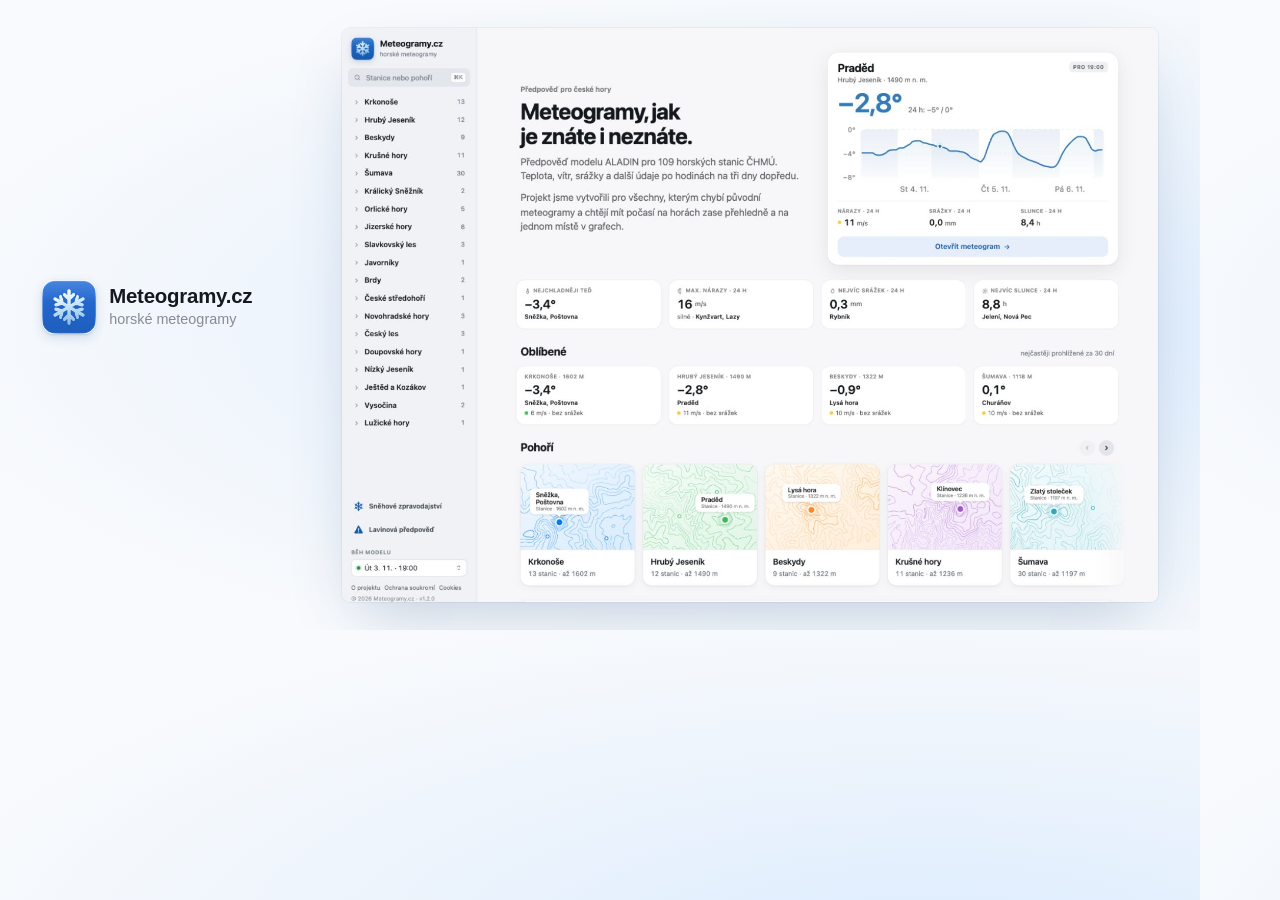
<file: design/og-card.html>
<!doctype html>
<html lang="cs">
<meta charset="utf-8">
<title>Meteogramy.cz — OG karta</title>
<style>
* { box-sizing: border-box; }
html,body { margin:0; width:1200px; height:630px; overflow:hidden; }
body { font-family:-apple-system,BlinkMacSystemFont,"Segoe UI",sans-serif; color:#15191f;
  background:radial-gradient(ellipse at 78% 52%,#dcecff 0%,#edf4fc 44%,#f8fafd 78%); }
.logo { position:absolute; left:42px; top:280px; display:flex; align-items:center; gap:13.2px; }
.gl { position:relative; display:block; border-radius:22.75%;
  box-shadow:0 1px 2px rgba(16,60,120,.16),0 4px 12px rgba(16,60,120,.14); }
.gl img { display:block; width:54px; height:54px; border-radius:inherit; }
.gl::after { content:""; position:absolute; inset:0; border-radius:inherit; pointer-events:none;
  background:linear-gradient(180deg,rgba(255,255,255,.16),rgba(255,255,255,0) 42%);
  box-shadow:inset 0 0 0 .5px rgba(255,255,255,.4),inset 0 1.5px 1px -.5px rgba(255,255,255,.85),inset 1px 0 1px -.5px rgba(255,255,255,.35),inset 0 -1px 1px -.5px rgba(255,255,255,.45); }
.bn { font-weight:700; font-size:20.4px; letter-spacing:-.01em; line-height:1.15; white-space:nowrap; }
.tag { font-size:14.4px; color:#858c96; line-height:1.3; margin-top:1.2px; }
.card { position:absolute; left:342px; top:28px; width:816px; height:574px; border-radius:8px;
  overflow:hidden; background:#f8f8fa; box-shadow:0 26px 60px -18px rgba(40,77,125,.26),0 0 0 1px rgba(34,67,110,.055); }
.card img { display:block; width:816px; height:581.4px; }
.card iframe { display:block; width:1600px; height:1125px; border:0; transform:scale(.51); transform-origin:0 0; pointer-events:none; }
.canvas { position:relative; width:1200px; height:630px; }
@media (min-width:2000px) {
  html,body { width:2400px; height:1260px; }
  .canvas { transform:scale(2); transform-origin:0 0; }
}
</style>
<div class="canvas">
<div class="logo"><span class="gl"><img src="../web/assets/logo.png" alt=""></span><div><div class="bn">Meteogramy.cz</div><div class="tag">horské meteogramy</div></div></div>
<div class="card"><img src="og-homepage-source.png" alt="Skutečná homepage Meteogramy.cz"></div>
</div>
<script>
// Při finálním exportu vykreslí UI přímo prohlížeč, bez komprese mezilehlého screenshotu.
if (new URLSearchParams(location.search).has('live')) {
  const frame = document.createElement('iframe');
  frame.src = 'http://localhost:8771/';
  frame.title = 'Meteogramy.cz';
  document.querySelector('.card').replaceChildren(frame);
}
</script>
</html>
</file>
